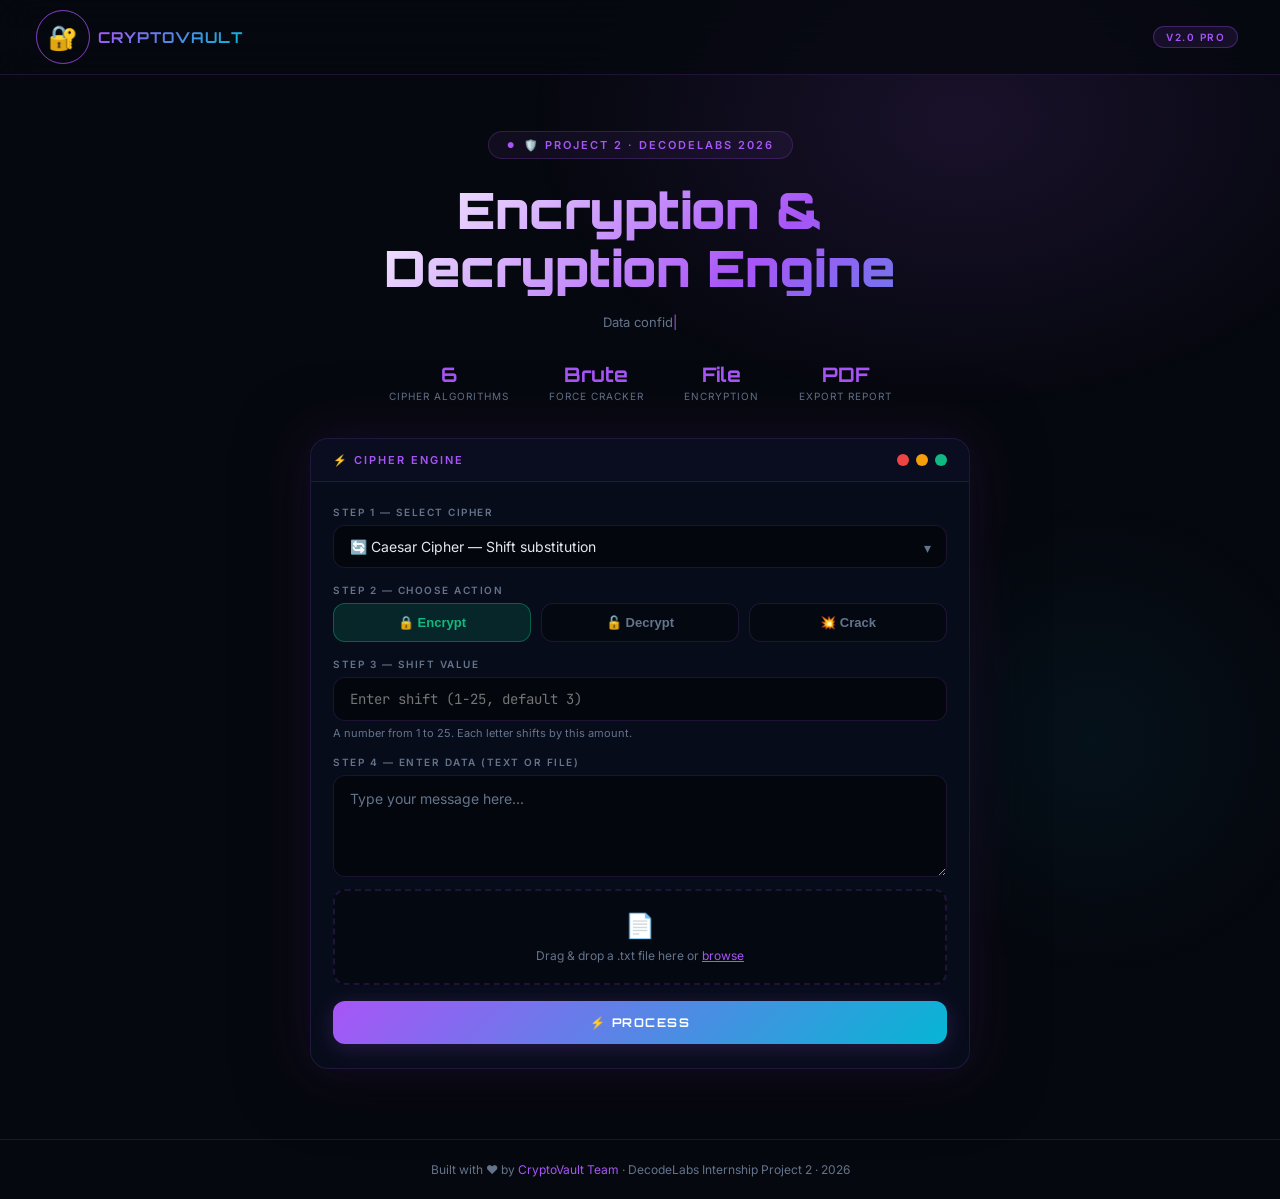
<file: DeCodeLabs - Task 2/index.html>
<!DOCTYPE html>
<html lang="en">
<head>
  <meta charset="UTF-8"/>
  <meta name="viewport" content="width=device-width,initial-scale=1.0"/>
  <title>CryptoVault — Encryption & Decryption Engine</title>
  <meta name="description" content="Professional encryption & decryption tool with Caesar, Vigenère, Atbash, ROT13, XOR, and Reverse ciphers. DecodeLabs Internship Project 2."/>
  <link href="https://fonts.googleapis.com/css2?family=Inter:wght@300;400;500;600;700;800&family=Orbitron:wght@400;700;900&family=JetBrains+Mono:wght@400;700&display=swap" rel="stylesheet"/>
  <style>
    *,*::before,*::after{box-sizing:border-box;margin:0;padding:0}
    :root{
      --bg:#06080f;--surface:rgba(8,14,28,0.92);--border:rgba(168,85,247,0.16);
      --accent:#a855f7;--accent2:#06b6d4;--green:#10b981;--yellow:#f59e0b;
      --red:#ef4444;--text:#e2e8f0;--muted:#64748b;--glow:rgba(168,85,247,0.12);
    }
    html{scroll-behavior:smooth}
    body{font-family:'Inter',sans-serif;background:var(--bg);color:var(--text);min-height:100vh;overflow-x:hidden}

    /* Matrix */
    #matrixCanvas{position:fixed;inset:0;z-index:0;opacity:.045;pointer-events:none}

    /* Ambient */
    body::before{content:'';position:fixed;top:-20%;left:40%;width:900px;height:600px;
      background:radial-gradient(ellipse,rgba(168,85,247,.12)0%,transparent 68%);z-index:0;pointer-events:none}
    body::after{content:'';position:fixed;bottom:-10%;right:-5%;width:500px;height:500px;
      background:radial-gradient(ellipse,rgba(6,182,212,.06)0%,transparent 68%);z-index:0;pointer-events:none}

    .page{position:relative;z-index:1}

    /* Nav */
    nav{display:flex;align-items:center;justify-content:space-between;padding:16px 42px;
      border-bottom:1px solid var(--border);backdrop-filter:blur(20px);background:rgba(6,8,15,.75);
      position:sticky;top:0;z-index:300}
    .nav-logo{display:flex;align-items:center;gap:14px;text-decoration:none}
    .shield-wrap{position:relative;width:42px;height:42px;display:flex;align-items:center;justify-content:center}
    .shield-ring{position:absolute;inset:-6px;border-radius:50%;border:1.5px solid rgba(168,85,247,.45);animation:ringPulse 2.4s ease-out infinite}
    .shield-ring:nth-child(2){animation-delay:1.2s}
    @keyframes ringPulse{0%{transform:scale(.65);opacity:.9}100%{transform:scale(1.6);opacity:0}}
    .shield-icon{font-size:24px;z-index:1;animation:glow 2.8s ease-in-out infinite}
    @keyframes glow{0%,100%{filter:drop-shadow(0 0 5px rgba(168,85,247,.5))}50%{filter:drop-shadow(0 0 18px rgba(168,85,247,1))}}
    .nav-text{font-family:'Orbitron',monospace;font-weight:700;font-size:15px;
      background:linear-gradient(135deg,var(--accent),var(--accent2));-webkit-background-clip:text;
      -webkit-text-fill-color:transparent;background-clip:text;letter-spacing:1px}
    .nav-badge{background:rgba(168,85,247,.1);border:1px solid rgba(168,85,247,.3);color:var(--accent);
      font-size:10px;font-weight:600;padding:4px 12px;border-radius:20px;letter-spacing:1.5px;text-transform:uppercase}

    /* Hero */
    .hero{text-align:center;padding:56px 24px 36px}
    .hero-tag{display:inline-flex;align-items:center;gap:8px;background:rgba(168,85,247,.07);
      border:1px solid rgba(168,85,247,.22);color:var(--accent);font-size:11px;font-weight:600;
      letter-spacing:2px;text-transform:uppercase;padding:6px 18px;border-radius:100px;margin-bottom:22px}
    .hero-tag::before{content:'●';font-size:8px;animation:blink 1.4s infinite}
    @keyframes blink{0%,100%{opacity:1}50%{opacity:.2}}
    h1{font-family:'Orbitron',monospace;font-size:clamp(26px,5vw,50px);font-weight:900;line-height:1.15;
      margin-bottom:18px;background:linear-gradient(135deg,#fff 25%,var(--accent)60%,var(--accent2)100%);
      -webkit-background-clip:text;-webkit-text-fill-color:transparent;background-clip:text}
    .typewriter-wrap{font-size:13px;color:var(--muted);min-height:20px;margin-bottom:28px}
    #typewriter::after{content:'|';color:var(--accent);animation:blink .75s infinite}
    .hero-stats{display:flex;justify-content:center;gap:40px;flex-wrap:wrap}
    .stat-value{font-family:'Orbitron',monospace;font-size:20px;font-weight:700;color:var(--accent)}
    .stat-label{font-size:10px;color:var(--muted);letter-spacing:1px;text-transform:uppercase;margin-top:3px}

    /* Card */
    .wrap{max-width:700px;margin:0 auto;padding:0 20px 70px}
    .card{background:var(--surface);border:1px solid var(--border);border-radius:18px;
      box-shadow:0 0 50px var(--glow),0 6px 70px rgba(0,0,0,.6);backdrop-filter:blur(24px);overflow:hidden}
    .card-head{display:flex;align-items:center;justify-content:space-between;padding:14px 22px;
      border-bottom:1px solid var(--border);background:rgba(168,85,247,.02)}
    .card-title{font-size:11px;font-weight:600;color:var(--accent);letter-spacing:2px;text-transform:uppercase}
    .dots{display:flex;gap:7px}
    .dots span{width:12px;height:12px;border-radius:50%}
    .dots span:nth-child(1){background:#ef4444}
    .dots span:nth-child(2){background:#f59e0b}
    .dots span:nth-child(3){background:#10b981}
    .card-body{padding:24px 22px}

    /* Form */
    label.lbl{display:block;font-size:10px;font-weight:600;letter-spacing:1.5px;text-transform:uppercase;
      color:var(--muted);margin-bottom:7px}
    .select-wrap{position:relative;margin-bottom:16px}
    select{width:100%;background:rgba(0,0,0,.5);border:1px solid var(--border);border-radius:12px;
      color:var(--text);font-family:'Inter',sans-serif;font-size:14px;padding:12px 16px;outline:none;
      appearance:none;cursor:pointer;transition:border-color .3s,box-shadow .3s}
    select:focus{border-color:var(--accent);box-shadow:0 0 0 3px rgba(168,85,247,.1)}
    .select-wrap::after{content:'▾';position:absolute;right:16px;top:50%;transform:translateY(-50%);
      color:var(--muted);pointer-events:none;font-size:14px}

    .action-row{display:grid;grid-template-columns:1fr 1fr 1fr;gap:10px;margin-bottom:16px}
    @media(max-width:550px){.action-row{grid-template-columns:1fr;}}
    .action-btn{padding:11px;border-radius:12px;font-size:13px;font-weight:600;cursor:pointer;
      transition:all .25s;border:1px solid var(--border);background:rgba(0,0,0,.3);color:var(--muted);
      display:flex;align-items:center;justify-content:center;gap:6px}
    .action-btn.active{color:#fff}
    .action-btn.enc.active{background:rgba(16,185,129,.15);border-color:rgba(16,185,129,.4);color:var(--green)}
    .action-btn.dec.active{background:rgba(239,68,68,.12);border-color:rgba(239,68,68,.35);color:var(--red)}
    .action-btn.brute.active{background:rgba(245,158,11,.15);border-color:rgba(245,158,11,.4);color:var(--yellow)}
    .action-btn:hover{transform:translateY(-1px)}

    #keySection{margin-bottom:16px;display:none;animation:fadeUp .3s ease}
    @keyframes fadeUp{from{opacity:0;transform:translateY(10px)}to{opacity:1;transform:translateY(0)}}
    #keyInput{width:100%;background:rgba(0,0,0,.5);border:1px solid var(--border);border-radius:12px;
      color:var(--text);font-family:'JetBrains Mono',monospace;font-size:14px;padding:12px 16px;outline:none;
      transition:border-color .3s,box-shadow .3s}
    #keyInput:focus{border-color:var(--accent);box-shadow:0 0 0 3px rgba(168,85,247,.1)}
    #keyHint{font-size:11px;color:var(--muted);margin-top:5px}

    textarea{width:100%;background:rgba(0,0,0,.5);border:1px solid var(--border);border-radius:12px;
      color:var(--text);font-family:'JetBrains Mono',monospace;font-size:14px;padding:14px 16px;
      outline:none;resize:vertical;min-height:90px;transition:border-color .3s,box-shadow .3s;margin-bottom:8px}
    textarea:focus{border-color:var(--accent);box-shadow:0 0 0 3px rgba(168,85,247,.1)}
    textarea::placeholder{color:var(--muted);font-family:'Inter',sans-serif}

    /* Drag & Drop Zone */
    .file-drop{border:2px dashed var(--border);border-radius:12px;padding:20px;text-align:center;
      background:rgba(0,0,0,.3);transition:all .3s;margin-bottom:16px;cursor:pointer}
    .file-drop.dragover{border-color:var(--accent);background:rgba(168,85,247,.1)}
    .file-drop .file-icon{font-size:24px;margin-bottom:8px;color:var(--muted)}
    .file-drop .file-text{font-size:12px;color:var(--muted)}
    .file-drop .file-name{display:none;font-size:13px;color:var(--accent);font-weight:600;margin-top:5px;word-break:break-all}
    .file-drop .remove-file{display:none;color:var(--red);font-size:11px;cursor:pointer;text-decoration:underline;margin-top:4px}

    #processBtn{width:100%;padding:14px;background:linear-gradient(135deg,var(--accent),var(--accent2));
      border:none;border-radius:12px;color:#fff;font-family:'Orbitron',monospace;font-size:12px;
      font-weight:700;letter-spacing:1.5px;cursor:pointer;transition:transform .2s,box-shadow .3s;
      box-shadow:0 4px 22px rgba(168,85,247,.2);display:flex;align-items:center;justify-content:center;gap:8px}
    #processBtn:hover{transform:translateY(-2px);box-shadow:0 8px 30px rgba(168,85,247,.3)}
    #processBtn:active{transform:translateY(0)}
    #processBtn.loading{opacity:.6;pointer-events:none}
    .spinner{width:15px;height:15px;border:2px solid rgba(255,255,255,.3);border-top-color:#fff;
      border-radius:50%;animation:spin .7s linear infinite;display:none}
    #processBtn.loading .spinner{display:block}
    #processBtn.loading .btn-label{display:none}
    @keyframes spin{to{transform:rotate(360deg)}}

    /* Result */
    #resultSection{display:none;margin-top:22px;animation:fadeUp .4s ease}
    #bruteSection{display:none;margin-top:22px;animation:fadeUp .4s ease}
    
    .result-card{background:rgba(0,0,0,.35);border:1px solid var(--border);border-radius:14px;
      overflow:hidden;margin-bottom:14px}
    .result-head{display:flex;align-items:center;justify-content:space-between;padding:12px 18px;
      border-bottom:1px solid var(--border);background:rgba(168,85,247,.03)}
    .result-tag{font-size:10px;font-weight:600;color:var(--accent);letter-spacing:2px;text-transform:uppercase}
    .copy-res{background:rgba(168,85,247,.15);border:1px solid rgba(168,85,247,.3);border-radius:8px;
      color:var(--accent);font-size:11px;font-weight:600;padding:4px 12px;cursor:pointer;transition:all .2s}
    .copy-res:hover{background:rgba(168,85,247,.28)}
    .result-body{padding:16px 18px;max-height:400px;overflow-y:auto}
    .result-text{font-family:'JetBrains Mono',monospace;font-size:14px;line-height:1.7;word-break:break-all;
      color:var(--text);user-select:all}

    /* Brute Force Rows */
    .brute-row{padding:12px;border-bottom:1px solid rgba(255,255,255,0.05);display:flex;gap:16px;align-items:flex-start}
    .brute-row:last-child{border-bottom:none}
    .brute-row.likely{background:rgba(16,185,129,.1);border:1px solid rgba(16,185,129,.3);border-radius:8px;margin-bottom:8px}
    .brute-shift{min-width:70px;font-size:12px;color:var(--yellow);font-weight:600}
    .brute-text{font-family:'JetBrains Mono',monospace;font-size:13px;color:var(--text);word-break:break-word}
    .brute-badge{display:inline-block;background:rgba(16,185,129,.2);color:var(--green);font-size:9px;padding:2px 6px;border-radius:4px;margin-left:8px;vertical-align:middle}

    /* Verification */
    .verify-box{display:flex;align-items:center;gap:10px;padding:12px 16px;border-radius:12px;
      margin-bottom:14px;font-size:13px;font-weight:600}
    .verify-box.pass{background:rgba(16,185,129,.07);border:1px solid rgba(16,185,129,.25);color:var(--green)}
    .verify-box.fail{background:rgba(239,68,68,.07);border:1px solid rgba(239,68,68,.25);color:var(--red)}

    /* Stats grid */
    .stats-grid{display:grid;grid-template-columns:repeat(4,1fr);gap:10px;margin-bottom:14px}
    @media(max-width:550px){.stats-grid{grid-template-columns:1fr 1fr}}
    .scard{background:rgba(0,0,0,.3);border:1px solid var(--border);border-radius:10px;padding:12px;text-align:center}
    .scard-val{font-family:'Orbitron',monospace;font-size:18px;font-weight:700;color:var(--accent)}
    .scard-lbl{font-size:9px;color:var(--muted);letter-spacing:1px;text-transform:uppercase;margin-top:3px}

    /* How it works visual */
    .how-row{display:flex;align-items:center;gap:8px;padding:14px 16px;background:rgba(168,85,247,.04);
      border:1px solid var(--border);border-radius:12px;margin-bottom:14px;flex-wrap:wrap;justify-content:center}
    .how-box{background:rgba(0,0,0,.4);border:1px solid var(--border);border-radius:8px;padding:8px 14px;
      font-family:'JetBrains Mono',monospace;font-size:12px;max-width:180px;text-align:center;
      word-break:break-all;overflow:hidden;text-overflow:ellipsis;white-space:nowrap}
    .how-box.input-box{border-color:rgba(16,185,129,.3);color:var(--green)}
    .how-box.output-box{border-color:rgba(239,68,68,.3);color:var(--red)}
    .how-arrow{font-size:18px;color:var(--accent);flex-shrink:0}
    .how-label{font-size:10px;color:var(--muted);text-align:center;letter-spacing:1px;text-transform:uppercase}

    /* Export & Download */
    .export-grid{display:grid;grid-template-columns:1fr 1fr;gap:10px;margin-top:4px}
    @media(max-width:550px){.export-grid{grid-template-columns:1fr}}
    
    .btn-outline{padding:13px;background:linear-gradient(135deg,rgba(168,85,247,.08),rgba(6,182,212,.08));
      border:1px solid rgba(168,85,247,.28);border-radius:12px;color:var(--accent);font-family:'Orbitron',monospace;
      font-size:11px;font-weight:700;letter-spacing:1.5px;cursor:pointer;transition:all .25s;text-align:center;width:100%}
    .btn-outline:hover{background:linear-gradient(135deg,rgba(168,85,247,.15),rgba(6,182,212,.15));
      border-color:var(--accent);box-shadow:0 0 22px rgba(168,85,247,.14)}

    /* Footer */
    footer{text-align:center;padding:22px 24px;border-top:1px solid var(--border);color:var(--muted);
      font-size:12px;position:relative;z-index:1}
    footer span{color:var(--accent)}

    ::-webkit-scrollbar{width:5px}
    ::-webkit-scrollbar-track{background:var(--bg)}
    ::-webkit-scrollbar-thumb{background:rgba(168,85,247,.18);border-radius:99px}
  </style>
</head>
<body>
<canvas id="matrixCanvas"></canvas>

<div class="page">
  <nav>
    <div class="nav-logo">
      <div class="shield-wrap">
        <div class="shield-ring"></div>
        <div class="shield-ring"></div>
        <div class="shield-icon">🔐</div>
      </div>
      <span class="nav-text">CRYPTOVAULT</span>
    </div>
    <span class="nav-badge">v2.0 PRO</span>
  </nav>

  <section class="hero">
    <div class="hero-tag">🛡️ Project 2 · DecodeLabs 2026</div>
    <h1>Encryption &amp;<br/>Decryption Engine</h1>
    <p class="typewriter-wrap"><span id="typewriter"></span></p>
    <div class="hero-stats">
      <div class="stat"><div class="stat-value">6</div><div class="stat-label">Cipher Algorithms</div></div>
      <div class="stat"><div class="stat-value">Brute</div><div class="stat-label">Force Cracker</div></div>
      <div class="stat"><div class="stat-value">File</div><div class="stat-label">Encryption</div></div>
      <div class="stat"><div class="stat-value">PDF</div><div class="stat-label">Export Report</div></div>
    </div>
  </section>

  <section class="wrap">
    <div class="card">
      <div class="card-head">
        <span class="card-title">⚡ Cipher Engine</span>
        <div class="dots"><span></span><span></span><span></span></div>
      </div>
      <div class="card-body">

        <!-- Step 1: Cipher -->
        <label class="lbl" for="cipherSelect">Step 1 — Select Cipher</label>
        <div class="select-wrap">
          <select id="cipherSelect">
            <option value="caesar">🔄 Caesar Cipher — Shift substitution</option>
            <option value="vigenere">🔑 Vigenère Cipher — Keyword polyalphabetic</option>
            <option value="atbash">🪞 Atbash Cipher — Mirror alphabet</option>
            <option value="rot13">🔃 ROT13 — Fixed shift-13</option>
            <option value="xor">⊕ XOR Cipher — Bitwise XOR</option>
            <option value="reverse">↩️ Reverse Cipher — String reversal</option>
          </select>
        </div>

        <!-- Step 2: Action -->
        <label class="lbl">Step 2 — Choose Action</label>
        <div class="action-row">
          <button class="action-btn enc active" id="encBtn" onclick="setAction('encrypt')">🔒 Encrypt</button>
          <button class="action-btn dec" id="decBtn" onclick="setAction('decrypt')">🔓 Decrypt</button>
          <button class="action-btn brute" id="bruteBtn" onclick="setAction('brute')" title="Crack unknown Caesar ciphers">💥 Crack</button>
        </div>

        <!-- Step 3: Key -->
        <div id="keySection">
          <label class="lbl" for="keyInput" id="keyLabel">Step 3 — Enter Key</label>
          <input type="text" id="keyInput" placeholder="Enter key..."/>
          <div id="keyHint"></div>
        </div>

        <!-- Step 4: Message or File -->
        <label class="lbl" for="messageInput" id="msgLabel">Step 3 — Enter Data (Text or File)</label>
        <textarea id="messageInput" placeholder="Type your message here..." rows="4"></textarea>

        <!-- Drag and drop -->
        <div class="file-drop" id="fileDrop">
          <div class="file-icon">📄</div>
          <div class="file-text">Drag & drop a .txt file here or <span style="color:var(--accent);text-decoration:underline;cursor:pointer" onclick="document.getElementById('fileInput').click()">browse</span></div>
          <div class="file-name" id="fileName"></div>
          <div class="remove-file" id="removeFile">Remove File</div>
          <input type="file" id="fileInput" accept=".txt,.csv,.md" style="display:none">
        </div>

        <!-- Process -->
        <button id="processBtn">
          <div class="spinner"></div>
          <span class="btn-label" id="processBtnLabel">⚡ PROCESS</span>
        </button>

        <!-- Result (Encrypt/Decrypt) -->
        <div id="resultSection">
          <!-- Visual Flow -->
          <div class="how-row" id="howRow">
            <div>
              <div class="how-box input-box" id="howInput">—</div>
              <div class="how-label">Input</div>
            </div>
            <div class="how-arrow">➜</div>
            <div>
              <div class="how-box" id="howCipher" style="color:var(--accent);border-color:rgba(168,85,247,.3)">—</div>
              <div class="how-label">Cipher</div>
            </div>
            <div class="how-arrow">➜</div>
            <div>
              <div class="how-box output-box" id="howOutput">—</div>
              <div class="how-label">Output</div>
            </div>
          </div>

          <!-- Output Card -->
          <div class="result-card">
            <div class="result-head">
              <span class="result-tag" id="outputLabel">🔒 ENCRYPTED OUTPUT</span>
              <button class="copy-res" id="copyResult">📋 Copy</button>
            </div>
            <div class="result-body">
              <div class="result-text" id="outputText"></div>
            </div>
          </div>

          <!-- Verification -->
          <div class="verify-box pass" id="verifyBox">
            <span>🔄</span>
            <span id="verifyText">Round-trip verification: PASSED ✅</span>
          </div>

          <!-- Stats -->
          <div class="stats-grid">
            <div class="scard"><div class="scard-val" id="statInLen">0</div><div class="scard-lbl">Input Length</div></div>
            <div class="scard"><div class="scard-val" id="statOutLen">0</div><div class="scard-lbl">Output Length</div></div>
            <div class="scard"><div class="scard-val" id="statUniqIn">0</div><div class="scard-lbl">Unique Input</div></div>
            <div class="scard"><div class="scard-val" id="statUniqOut">0</div><div class="scard-lbl">Unique Output</div></div>
          </div>

          <!-- Export Grid -->
          <div class="export-grid">
            <button class="btn-outline" id="exportBtn">📄 EXPORT PDF</button>
            <button class="btn-outline" id="downloadBtn" style="display:none">💾 DOWNLOAD FILE</button>
          </div>
        </div>

        <!-- Brute Force Results -->
        <div id="bruteSection">
          <div class="result-card">
            <div class="result-head">
              <span class="result-tag">💥 BRUTE-FORCE CRACKER RESULTS</span>
            </div>
            <div class="result-body" id="bruteResults">
              <!-- Dynamically populated -->
            </div>
          </div>
        </div>

      </div>
    </div>
  </section>

  <footer>Built with ❤️ by <span>CryptoVault Team</span> · DecodeLabs Internship Project 2 · 2026</footer>
</div>

<script>
/* ── Matrix Rain ─────────────────────────────────── */
(function(){
  const cv=document.getElementById('matrixCanvas'),cx=cv.getContext('2d');
  const CH='ABCDEFGHIJKLMNOPQRSTUVWXYZ0123456789⊕∧∨¬⊗';
  let cols,drops;
  function rsz(){cv.width=innerWidth;cv.height=innerHeight;cols=Math.floor(innerWidth/18);
    drops=Array.from({length:cols},()=>Math.random()*-60)}
  function draw(){cx.fillStyle='rgba(6,8,15,.07)';cx.fillRect(0,0,cv.width,cv.height);
    cx.fillStyle='#a855f7';cx.font='13px monospace';
    for(let i=0;i<cols;i++){const c=CH[~~(Math.random()*CH.length)];
      cx.fillText(c,i*18,drops[i]*18);if(drops[i]*18>cv.height&&Math.random()>.97)drops[i]=0;drops[i]++}}
  rsz();addEventListener('resize',rsz);setInterval(draw,55)
})();

/* ── Typewriter ──────────────────────────────────── */
(function(){
  const el=document.getElementById('typewriter');
  const lines=['Data confidentiality through mathematical precision.','6 cipher algorithms + Brute Force Cracker.','Encrypt files seamlessly with Drag & Drop.','Proving you can protect information in transit.'];
  let li=0,ci=0,del=false;
  function tick(){const line=lines[li];
    if(!del){el.textContent=line.slice(0,++ci);if(ci===line.length){del=true;setTimeout(tick,2200);return}}
    else{el.textContent=line.slice(0,--ci);if(ci===0){del=false;li=(li+1)%lines.length;setTimeout(tick,400);return}}
    setTimeout(tick,del?28:50)}
  setTimeout(tick,1000)
})();

/* ── Cipher Engines ──────────────────────────────── */
const Ciphers={
  caesar:{
    name:'Caesar Cipher',
    needsKey:true,keyLabel:'Shift Value',keyPlaceholder:'Enter shift (1-25, default 3)',keyHint:'A number from 1 to 25. Each letter shifts by this amount.',
    parseKey:v=>{const n=parseInt(v)||3;return Math.max(1,Math.min(25,n))},
    encrypt:(t,k)=>[...t].map(c=>{if(!c.match(/[a-zA-Z]/))return c;const b=c<='Z'&&c>='A'?65:97;return String.fromCharCode((c.charCodeAt(0)-b+k)%26+b)}).join(''),
    decrypt:(t,k)=>[...t].map(c=>{if(!c.match(/[a-zA-Z]/))return c;const b=c<='Z'&&c>='A'?65:97;return String.fromCharCode((c.charCodeAt(0)-b-k+26)%26+b)}).join('')
  },
  vigenere:{
    name:'Vigenère Cipher',
    needsKey:true,keyLabel:'Keyword',keyPlaceholder:'Enter keyword (letters only, default SECURITY)',keyHint:'A word using only letters. Each letter determines a different shift.',
    parseKey:v=>{const s=(v||'SECURITY').replace(/[^a-zA-Z]/g,'').toUpperCase();return s||'SECURITY'},
    encrypt:(t,k)=>{let ki=0;return[...t].map(c=>{if(!c.match(/[a-zA-Z]/))return c;const b=c<='Z'&&c>='A'?65:97;const s=k.charCodeAt(ki%k.length)-65;ki++;return String.fromCharCode((c.charCodeAt(0)-b+s)%26+b)}).join('')},
    decrypt:(t,k)=>{let ki=0;return[...t].map(c=>{if(!c.match(/[a-zA-Z]/))return c;const b=c<='Z'&&c>='A'?65:97;const s=k.charCodeAt(ki%k.length)-65;ki++;return String.fromCharCode((c.charCodeAt(0)-b-s+26)%26+b)}).join('')}
  },
  atbash:{
    name:'Atbash Cipher',needsKey:false,
    encrypt:t=>[...t].map(c=>{if(!c.match(/[a-zA-Z]/))return c;const b=c<='Z'&&c>='A'?65:97;return String.fromCharCode(b+25-(c.charCodeAt(0)-b))}).join(''),
    decrypt:t=>Ciphers.atbash.encrypt(t)
  },
  rot13:{
    name:'ROT13',needsKey:false,
    encrypt:t=>Ciphers.caesar.encrypt(t,13),
    decrypt:t=>Ciphers.caesar.encrypt(t,13)
  },
  xor:{
    name:'XOR Cipher',
    needsKey:true,keyLabel:'XOR Key Byte',keyPlaceholder:'Enter key (1-255, default 42)',keyHint:'A number from 1 to 255. Each character is XORed with this value.',
    parseKey:v=>{const n=parseInt(v)||42;return Math.max(1,Math.min(255,n))},
    encrypt:(t,k)=>[...t].map(c=>String.fromCharCode(c.charCodeAt(0)^k)).join(''),
    decrypt:(t,k)=>Ciphers.xor.encrypt(t,k)
  },
  reverse:{
    name:'Reverse Cipher',needsKey:false,
    encrypt:t=>[...t].reverse().join(''),
    decrypt:t=>[...t].reverse().join('')
  }
};

/* Dictionary for Brute Force (Common English words) */
const dict = new Set(["the","be","to","of","and","a","in","that","have","I","it","for","not","on","with","he","as","you","do","at","this","but","his","by","from","they","we","say","her","she","or","an","will","my","one","all","would","there","their","what","so","up","out","if","about","who","get","which","go","me","when","make","can","like","time","no","just","him","know","take","people","into","year","your","good","some","could","them","see","other","than","then","now","look","only","come","its","over","think","also","back","after","use","two","how","our","work","first","well","way","even","new","want","because","any","these","give","day","most","us","hello","security","password","encryption","decryption","hacker","cyber"]);

function scoreEnglish(text) {
  const words = text.toLowerCase().replace(/[^a-z\s]/g, '').split(/\s+/);
  let score = 0;
  for(let w of words){
    if(dict.has(w)) score++;
  }
  return score;
}


/* ── DOM & State ─────────────────────────────────── */
const $=id=>document.getElementById(id);
let currentAction='encrypt';
let lastResult=null;
let fileContent=null;
let fileNameStr='';

function setAction(a){
  currentAction=a;
  $('encBtn').classList.toggle('active',a==='encrypt');
  $('decBtn').classList.toggle('active',a==='decrypt');
  $('bruteBtn').classList.toggle('active',a==='brute');
  
  if(a === 'brute') {
    $('processBtnLabel').textContent = '💥 CRACK CIPHER';
    // Force Caesar if brute force is selected
    if($('cipherSelect').value !== 'caesar') {
      $('cipherSelect').value = 'caesar';
      updateKeySection();
    }
  } else {
    $('processBtnLabel').textContent = '⚡ PROCESS';
  }

  let stepLabel = ($('keySection').style.display!=='none'?'Step 4':'Step 3') + ' — Enter Data (Text or File)';
  $('msgLabel').textContent = stepLabel;
  
  if(a==='encrypt') $('messageInput').placeholder='Type your plaintext here...';
  else if(a==='decrypt') $('messageInput').placeholder='Paste the ciphertext here...';
  else $('messageInput').placeholder='Paste the unknown Caesar ciphertext here...';
}

$('cipherSelect').addEventListener('change', (e) => {
  if(currentAction === 'brute' && e.target.value !== 'caesar') {
    alert("Brute Force Cracker only supports the Caesar Cipher in this version.");
    e.target.value = 'caesar';
  }
  updateKeySection();
});

function updateKeySection(){
  const cipher=Ciphers[$('cipherSelect').value];
  // Hide key section if brute forcing
  if(cipher.needsKey && currentAction !== 'brute'){
    $('keySection').style.display='block';
    $('keyLabel').textContent='Step 3 — '+cipher.keyLabel;
    $('keyInput').placeholder=cipher.keyPlaceholder;
    $('keyHint').textContent=cipher.keyHint;
    $('msgLabel').textContent='Step 4 — Enter Data (Text or File)';
  }else{
    $('keySection').style.display='none';
    $('msgLabel').textContent='Step 3 — Enter Data (Text or File)';
  }
}
updateKeySection();

/* ── File Drag & Drop ────────────────────────────── */
const dropZone = $('fileDrop');
const fileInput = $('fileInput');

dropZone.addEventListener('dragover', (e) => {
  e.preventDefault();
  dropZone.classList.add('dragover');
});
dropZone.addEventListener('dragleave', (e) => {
  e.preventDefault();
  dropZone.classList.remove('dragover');
});
dropZone.addEventListener('drop', (e) => {
  e.preventDefault();
  dropZone.classList.remove('dragover');
  if(e.dataTransfer.files.length) {
    handleFile(e.dataTransfer.files[0]);
  }
});
fileInput.addEventListener('change', (e) => {
  if(e.target.files.length) handleFile(e.target.files[0]);
});

function handleFile(file) {
  fileNameStr = file.name;
  $('fileName').textContent = fileNameStr;
  $('fileName').style.display = 'block';
  $('removeFile').style.display = 'inline-block';
  document.querySelector('.file-text').style.display = 'none';
  
  const reader = new FileReader();
  reader.onload = (e) => {
    fileContent = e.target.result;
    $('messageInput').value = "📄 [File loaded: " + fileNameStr + "]\nWill process file instead of text box.";
    $('messageInput').disabled = true;
  };
  reader.readAsText(file);
}

$('removeFile').addEventListener('click', (e) => {
  e.stopPropagation();
  fileContent = null;
  fileNameStr = '';
  $('fileName').style.display = 'none';
  $('removeFile').style.display = 'none';
  document.querySelector('.file-text').style.display = 'block';
  $('messageInput').value = '';
  $('messageInput').disabled = false;
  fileInput.value = '';
});


/* ── Process ─────────────────────────────────────── */
$('processBtn').addEventListener('click',async()=>{
  const msg = fileContent !== null ? fileContent : $('messageInput').value;
  if(!msg.trim()){$('messageInput').focus();return}
  
  $('processBtn').classList.add('loading');
  await new Promise(r=>setTimeout(r,800));
  $('processBtn').classList.remove('loading');

  const cipherKey=$('cipherSelect').value;
  const cipher=Ciphers[cipherKey];

  if(currentAction === 'brute') {
    // Run Brute Force
    $('resultSection').style.display='none';
    const bRes = $('bruteResults');
    bRes.innerHTML = '';
    
    let bestScore = -1;
    let bestShift = 1;
    let results = [];

    for(let shift=1; shift<=25; shift++) {
      const dec = cipher.decrypt(msg, shift);
      const score = scoreEnglish(dec);
      results.push({shift, text: dec, score});
      if(score > bestScore) {
        bestScore = score;
        bestShift = shift;
      }
    }

    results.forEach(r => {
      const isLikely = r.shift === bestShift && bestScore > 0;
      const row = document.createElement('div');
      row.className = 'brute-row' + (isLikely ? ' likely' : '');
      
      const snippet = r.text.length > 80 ? r.text.substring(0,80) + '...' : r.text;
      
      row.innerHTML = `
        <div class="brute-shift">Shift ${r.shift}</div>
        <div class="brute-text">${snippet.replace(/</g,'&lt;')} ${isLikely ? '<span class="brute-badge">Most Likely Match ⭐</span>' : ''}</div>
      `;
      bRes.appendChild(row);
    });

    $('bruteSection').style.display='block';
    $('bruteSection').scrollIntoView({behavior:'smooth',block:'start'});
    return;
  }

  // Normal Encrypt/Decrypt
  $('bruteSection').style.display='none';
  
  let key=undefined;
  if(cipher.needsKey) key=cipher.parseKey($('keyInput').value);

  const output=currentAction==='encrypt'?cipher.encrypt(msg,key):cipher.decrypt(msg,key);

  // Verify round-trip
  const roundTrip=currentAction==='encrypt'?cipher.decrypt(output,key):cipher.encrypt(output,key);
  const verified=roundTrip===msg;

  lastResult={cipherName:cipher.name,cipherKey:cipherKey,action:currentAction,input:msg,output,key,verified,
    inLen:msg.length,outLen:output.length,uniqIn:new Set(msg).size,uniqOut:new Set(output).size, isFile: fileContent !== null};

  // Visual flow
  const dispMsg = msg.length>18?msg.slice(0,18)+'…':msg;
  const dispOut = output.length>18?output.slice(0,18)+'…':output;
  $('howInput').textContent = fileContent ? '[File Content]' : dispMsg;
  $('howCipher').textContent=cipher.name;
  $('howOutput').textContent= fileContent ? '[Encrypted File]' : dispOut;

  // Output
  $('outputLabel').textContent=currentAction==='encrypt'?'🔒 ENCRYPTED OUTPUT':'🔓 DECRYPTED OUTPUT';
  $('outputText').textContent=output;

  // Verify
  $('verifyBox').className='verify-box '+(verified?'pass':'fail');
  $('verifyText').textContent='Round-trip verification: '+(verified?'PASSED ✅':'FAILED ❌');

  // Stats
  $('statInLen').textContent=msg.length;
  $('statOutLen').textContent=output.length;
  $('statUniqIn').textContent=new Set(msg).size;
  $('statUniqOut').textContent=new Set(output).size;

  if(fileContent !== null) {
    $('downloadBtn').style.display = 'block';
  } else {
    $('downloadBtn').style.display = 'none';
  }

  $('resultSection').style.display='block';
  $('resultSection').scrollIntoView({behavior:'smooth',block:'start'});
});

/* Copy */
$('copyResult').addEventListener('click',async()=>{
  try{await navigator.clipboard.writeText($('outputText').textContent);$('copyResult').textContent='✅ Copied!';
    setTimeout(()=>$('copyResult').textContent='📋 Copy',2000)}catch(e){}
});

/* Download File */
$('downloadBtn').addEventListener('click', () => {
  if(!lastResult || !lastResult.isFile) return;
  const blob = new Blob([lastResult.output], {type: "text/plain"});
  const url = URL.createObjectURL(blob);
  const a = document.createElement('a');
  a.href = url;
  
  let newName = fileNameStr;
  if(lastResult.action === 'encrypt') {
    newName = newName.replace('.txt', '') + '_encrypted.txt';
  } else {
    newName = newName.replace('_encrypted', '') + '_decrypted.txt';
  }
  
  a.download = newName;
  document.body.appendChild(a);
  a.click();
  document.body.removeChild(a);
  URL.revokeObjectURL(url);
});

/* Export PDF */
$('exportBtn').addEventListener('click',()=>{
  if(!lastResult)return;
  const r=lastResult;
  const now=new Date().toLocaleString('en-IN',{timeZone:'Asia/Kolkata'});
  const scColor=r.verified?'#166534':'#dc2626';
  const scBg=r.verified?'#dcfce7':'#fee2e2';
  const keyStr=r.key!==undefined?String(r.key):'N/A (self-inverse)';

  let printInput = r.input.length > 500 ? r.input.substring(0,500) + '... [TRUNCATED FOR PDF]' : r.input;
  let printOutput = r.output.length > 500 ? r.output.substring(0,500) + '... [TRUNCATED FOR PDF]' : r.output;

  const win=window.open('','_blank');
  win.document.write(`<!DOCTYPE html><html><head>
<title>CryptoVault – Encryption Report</title>
<style>
  body{font-family:Arial,sans-serif;padding:48px;max-width:700px;margin:0 auto;color:#1e293b;font-size:14px}
  .logo{display:flex;align-items:center;gap:12px;margin-bottom:6px}
  .logo h1{font-size:22px;color:#7c3aed;margin:0}
  .sub{color:#64748b;font-size:12px;margin-bottom:20px}
  .badge{display:inline-block;padding:5px 16px;border-radius:99px;font-weight:700;font-size:12px;margin-bottom:20px;
    background:${scBg};color:${scColor}}
  hr{border:none;border-top:1px solid #e2e8f0;margin:20px 0}
  .grid{display:grid;grid-template-columns:1fr 1fr;gap:12px;margin-bottom:20px}
  .metric{background:#f8fafc;border:1px solid #e2e8f0;border-radius:10px;padding:13px}
  .ml{font-size:10px;color:#94a3b8;text-transform:uppercase;letter-spacing:1px;margin-bottom:5px}
  .mv{font-size:15px;font-weight:700;color:#1e293b}
  h3{font-size:14px;color:#334155;margin:18px 0 10px;text-transform:uppercase;letter-spacing:1px}
  .box{background:#f8fafc;border:1px solid #e2e8f0;border-radius:10px;padding:16px;margin-bottom:16px;
    font-family:'Courier New',monospace;font-size:13px;word-break:break-all;line-height:1.6}
  .lbl{font-size:11px;color:#94a3b8;text-transform:uppercase;letter-spacing:1px;margin-bottom:6px}
  .verify{padding:12px 16px;border-radius:10px;font-weight:700;font-size:13px;margin-bottom:16px;
    background:${scBg};color:${scColor}}
  .footer{font-size:11px;color:#94a3b8;text-align:center;margin-top:36px;padding-top:16px;border-top:1px solid #e2e8f0}
</style></head><body>
<div class="logo"><span style="font-size:28px">🔐</span><h1>CRYPTOVAULT</h1></div>
<div class="sub">Encryption & Decryption Report · ${now}</div>
<div class="badge">${r.action==='encrypt'?'🔒 ENCRYPTION':'🔓 DECRYPTION'} · ${r.verified?'VERIFIED ✅':'UNVERIFIED ❌'}</div>
<hr/>
<div class="grid">
  <div class="metric"><div class="ml">Cipher Used</div><div class="mv">${r.cipherName}</div></div>
  <div class="metric"><div class="ml">Key / Shift</div><div class="mv">${keyStr}</div></div>
  <div class="metric"><div class="ml">Input Length</div><div class="mv">${r.inLen} chars</div></div>
  <div class="metric"><div class="ml">Output Source</div><div class="mv">${r.isFile ? 'Text File (.txt)' : 'Manual Text Input'}</div></div>
</div>
<hr/>
<h3>${r.action==='encrypt'?'📝 Original Plaintext':'🔒 Encrypted Input'}</h3>
<div class="box">${printInput.replace(/</g,'&lt;')}</div>
<h3>${r.action==='encrypt'?'🔒 Encrypted Output':'🔓 Decrypted Output'}</h3>
<div class="box">${printOutput.replace(/</g,'&lt;')}</div>
<div class="verify">🔄 Round-trip Verification: ${r.verified?'PASSED ✅':'FAILED ❌'}</div>
<div class="grid">
  <div class="metric"><div class="ml">Unique Input Chars</div><div class="mv">${r.uniqIn}</div></div>
  <div class="metric"><div class="ml">Unique Output Chars</div><div class="mv">${r.uniqOut}</div></div>
</div>
<div class="footer">CryptoVault v2.0 PRO · DecodeLabs Internship Project 2 · 2026<br/>This report was auto-generated for educational purposes.</div>
</body></html>`);
  win.document.close();
  setTimeout(()=>win.print(),700);
});
</script>
</body>
</html>
</file>
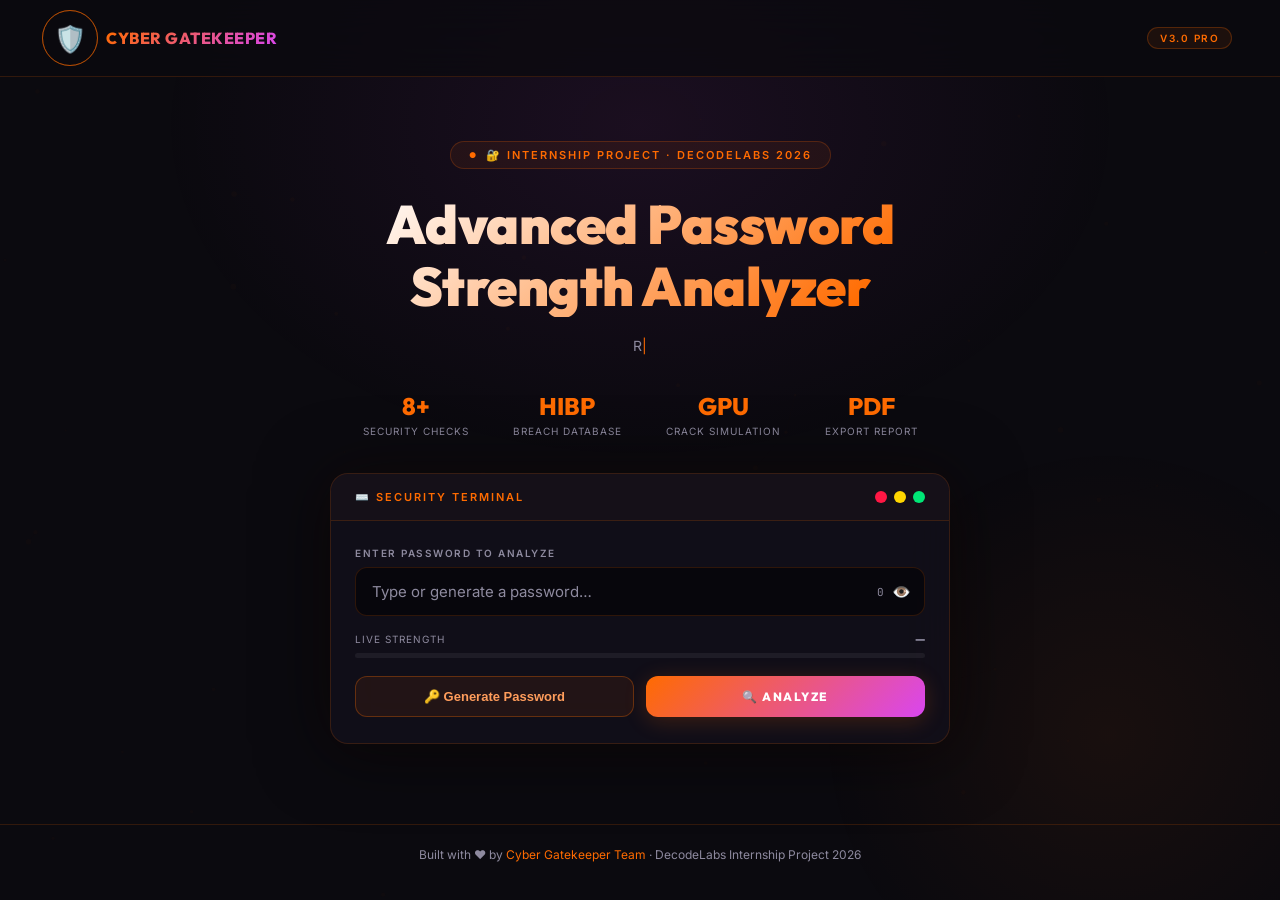
<file: DeCodeLabs - Task 1/Website/index.html>
<!DOCTYPE html>
<html lang="en">
<head>
  <meta charset="UTF-8" />
  <meta name="viewport" content="width=device-width, initial-scale=1.0" />
  <title>Cyber Gatekeeper — Advanced Password Strength Analyzer</title>
  <meta name="description" content="Professional cybersecurity password analyzer with real-time entropy, crack time estimation, HaveIBeenPwned breach check, and PDF export." />
  <link href="https://fonts.googleapis.com/css2?family=Inter:wght@300;400;500;600;700;800&family=Outfit:wght@400;600;800;900&family=JetBrains+Mono:wght@400;700&display=swap" rel="stylesheet" />
  <link rel="stylesheet" href="style.css" />
</head>
<body>
<canvas id="cyber-canvas"></canvas>

<div class="page">

  <!-- ─── NAV ─────────────────────────────────────────── -->
  <nav>
    <div class="nav-logo">
      <div class="shield-wrap">
        <div class="shield-ring"></div>
        <div class="shield-ring"></div>
        <div class="shield-icon">🛡️</div>
      </div>
      <span class="nav-logo-text">CYBER GATEKEEPER</span>
    </div>
    <span class="nav-badge">v3.0 PRO</span>
  </nav>

  <!-- ─── HERO ─────────────────────────────────────────── -->
  <section class="hero">
    <div class="hero-tag">🔐 Internship Project · DecodeLabs 2026</div>
    <h1>Advanced Password<br/>Strength Analyzer</h1>
    <p class="typewriter-wrap"><span id="typewriter"></span></p>
    <div class="hero-stats">
      <div class="stat"><div class="stat-value">8+</div><div class="stat-label">Security Checks</div></div>
      <div class="stat"><div class="stat-value">HIBP</div><div class="stat-label">Breach Database</div></div>
      <div class="stat"><div class="stat-value">GPU</div><div class="stat-label">Crack Simulation</div></div>
      <div class="stat"><div class="stat-value">PDF</div><div class="stat-label">Export Report</div></div>
    </div>
  </section>

  <!-- ─── CARD ─────────────────────────────────────────── -->
  <section class="analyzer-wrapper">
    <div class="card">
      <div class="card-header">
        <span class="card-title">⌨️ Security Terminal</span>
        <div class="card-dots"><span></span><span></span><span></span></div>
      </div>
      <div class="card-body">
        <label class="input-label" for="pwdInput">Enter Password to Analyze</label>
        <div class="input-wrap">
          <input type="password" id="pwdInput" placeholder="Type or generate a password…" autocomplete="off" />
          <div class="input-actions">
            <span id="charCount">0</span>
            <button id="togglePwd" title="Toggle visibility">👁️</button>
          </div>
        </div>

        <div class="strength-header">
          <span class="strength-label">Live Strength</span>
          <span id="strengthText">—</span>
        </div>
        <div class="strength-bar-bg"><div id="strengthBar"></div></div>

        <div class="btn-row">
          <button class="btn-gen" id="generateBtn">🔑 Generate Password</button>
          <button id="analyzeBtn">
            <div class="spinner"></div>
            <span class="btn-text">🔍 ANALYZE</span>
          </button>
        </div>

        <div id="genBar">
          <span id="genPwdText"></span>
          <button id="copyBtn">📋 Copy</button>
        </div>
      </div>
    </div>
  </section>

  <footer>Built with ❤️ by <span>Cyber Gatekeeper Team</span> · DecodeLabs Internship Project 2026</footer>
</div>

<!-- ─── MODAL ────────────────────────────────────────────── -->
<div id="modalOverlay">
  <div id="modal">
    <div class="modal-head">
      <span class="modal-title">🔐 SECURITY REPORT</span>
      <button id="closeModal">✕ Close</button>
    </div>
    <div class="modal-body">

      <!-- Donut + Side Cards -->
      <div class="top-row">
        <div class="donut-wrap">
          <svg viewBox="0 0 120 120">
            <circle class="donut-track" cx="60" cy="60" r="52"/>
            <circle id="scoreRing"      cx="60" cy="60" r="52"/>
          </svg>
          <div class="donut-center">
            <span id="scoreCounter">0</span>
            <small>/100</small>
          </div>
        </div>
        <div class="side-cards">
          <div class="mcard">
            <div class="mcard-lbl">💪 Strength Level</div>
            <div class="mcard-val" id="strengthLbl">—</div>
          </div>
          <div class="mcard">
            <div class="mcard-lbl">⏱️ Crack Time (GPU)</div>
            <div class="mcard-val cv-cyan" id="crackVal">—</div>
          </div>
          <div class="mcard">
            <div class="mcard-lbl">🌐 HaveIBeenPwned</div>
            <div id="hibpVal">
              <div class="hibp-loading"><div class="hibp-spin"></div>Checking breach database…</div>
            </div>
          </div>
        </div>
      </div>

      <!-- Entropy + Diversity -->
      <div class="sec-title">Entropy &amp; Diversity</div>
      <div class="bar-block">
        <div class="bar-row"><span>Shannon Entropy</span><span id="entropyTxt">— bits</span></div>
        <div class="bar-bg"><div class="bar-fill" id="entropyFill" style="width:0%"></div></div>
        <div class="bar-row"><span>Character Diversity</span><span id="diversityTxt">—%</span></div>
        <div class="bar-bg"><div class="bar-fill" id="diversityFill" style="width:0%"></div></div>
      </div>

      <!-- Checks -->
      <div class="sec-title">Security Checks</div>
      <div class="checks-grid" id="checksGrid"></div>

      <!-- Recommendations -->
      <div class="sec-title">Recommendations</div>
      <div class="recs" id="recsDiv"></div>

      <!-- Export -->
      <button id="exportBtn">📄 EXPORT PDF REPORT</button>
    </div>
  </div>
</div>

<script src="script.js"></script>
</body>
</html>
</file>
<file: DeCodeLabs - Task 1/Website/style.css>
/* ── Reset & Variables ────────────────────────────────── */
*, *::before, *::after { box-sizing: border-box; margin: 0; padding: 0; }
:root {
  --bg:      #0b0a0f;
  --surface: rgba(18, 16, 27, 0.85);
  --border:  rgba(255, 107, 0, 0.16);
  --accent:  #ff6b00;    /* Neon Orange */
  --purple:  #d946ef;    /* Fuchsia */
  --green:   #00e676;    /* Neon Green */
  --yellow:  #ffd600;    /* Cyber Gold */
  --red:     #ff1744;    /* Crimson Red */
  --text:    #f3f1f6;
  --muted:   #8e8a9f;
}
html { scroll-behavior: smooth; }
body {
  font-family: 'Inter', sans-serif;
  background: var(--bg);
  color: var(--text);
  min-height: 100vh;
  overflow-x: hidden;
}

/* ── Cyber Canvas ──────────────────────────────────────── */
#cyber-canvas {
  position: fixed; top: 0; left: 0;
  width: 100%; height: 100%;
  z-index: 0; opacity: 0.08;
  pointer-events: none;
}

/* ── Ambient Glows ─────────────────────────────────────── */
body::before {
  content: '';
  position: fixed; top: -25%; left: 50%; transform: translateX(-50%);
  width: 1000px; height: 700px;
  background: radial-gradient(ellipse, rgba(217,70,239,0.08) 0%, transparent 68%);
  z-index: 0; pointer-events: none;
}
body::after {
  content: '';
  position: fixed; bottom: -15%; right: -10%;
  width: 600px; height: 600px;
  background: radial-gradient(ellipse, rgba(255,107,0,0.06) 0%, transparent 68%);
  z-index: 0; pointer-events: none;
}

.page { position: relative; z-index: 1; }

/* ── Navbar ────────────────────────────────────────────── */
nav {
  display: flex; align-items: center; justify-content: space-between;
  padding: 16px 48px;
  border-bottom: 1px solid var(--border);
  backdrop-filter: blur(20px);
  background: rgba(11,10,15,0.75);
  position: sticky; top: 0; z-index: 300;
}
.nav-logo { display: flex; align-items: center; gap: 14px; text-decoration: none; }

/* Animated Shield */
.shield-wrap {
  position: relative; width: 44px; height: 44px;
  display: flex; align-items: center; justify-content: center;
}
.shield-ring {
  position: absolute; inset: -6px;
  border-radius: 50%;
  border: 1.5px solid rgba(255,107,0,0.45);
  animation: ringOut 2.4s ease-out infinite;
}
.shield-ring:nth-child(2) { animation-delay: 1.2s; }
@keyframes ringOut {
  0%   { transform: scale(0.65); opacity: 0.9; }
  100% { transform: scale(1.6);  opacity: 0; }
}
.shield-icon {
  font-size: 26px; position: relative; z-index: 1;
  animation: shieldPulse 2.8s ease-in-out infinite;
}
@keyframes shieldPulse {
  0%,100% { filter: drop-shadow(0 0 5px rgba(255,107,0,0.55)); }
  50%      { filter: drop-shadow(0 0 18px rgba(255,107,0,1)); }
}
.nav-logo-text {
  font-family: 'Outfit', sans-serif; font-weight: 800; font-size: 16px;
  background: linear-gradient(135deg, var(--accent), var(--purple));
  -webkit-background-clip: text; -webkit-text-fill-color: transparent;
  background-clip: text; letter-spacing: 0.5px;
}
.nav-badge {
  background: rgba(255,107,0,0.08); border: 1px solid rgba(255,107,0,0.25);
  color: var(--accent); font-size: 10px; font-weight: 600;
  padding: 4px 12px; border-radius: 20px; letter-spacing: 1.5px; text-transform: uppercase;
}

/* ── Hero ──────────────────────────────────────────────── */
.hero { text-align: center; padding: 64px 24px 36px; }
.hero-tag {
  display: inline-flex; align-items: center; gap: 8px;
  background: rgba(255,107,0,0.07); border: 1px solid rgba(255,107,0,0.22);
  color: var(--accent); font-size: 11px; font-weight: 600;
  letter-spacing: 2px; text-transform: uppercase;
  padding: 6px 18px; border-radius: 100px; margin-bottom: 24px;
}
.hero-tag::before { content: '●'; font-size: 8px; animation: blink 1.4s infinite; }
@keyframes blink { 0%,100%{opacity:1} 50%{opacity:0.2} }
h1 {
  font-family: 'Outfit', sans-serif; font-size: clamp(28px, 5.5vw, 54px);
  font-weight: 900; line-height: 1.15; margin-bottom: 20px;
  background: linear-gradient(135deg, #fff 25%, var(--accent) 70%, var(--purple) 100%);
  -webkit-background-clip: text; -webkit-text-fill-color: transparent;
  background-clip: text; letter-spacing: -0.5px;
}
.typewriter-wrap { font-size: 14px; color: var(--muted); min-height: 22px; margin-bottom: 32px; }
#typewriter::after { content: '|'; color: var(--accent); animation: blink 0.75s infinite; }
.hero-stats { display: flex; justify-content: center; gap: 44px; flex-wrap: wrap; }
.stat-value { font-family: 'Outfit', sans-serif; font-size: 24px; font-weight: 800; color: var(--accent); }
.stat-label { font-size: 10px; color: var(--muted); letter-spacing: 1px; text-transform: uppercase; margin-top: 4px; }

/* ── Analyzer Card ─────────────────────────────────────── */
.analyzer-wrapper { max-width: 660px; margin: 0 auto; padding: 0 20px 80px; }
.card {
  background: var(--surface); border: 1px solid var(--border);
  border-radius: 18px;
  box-shadow: 0 0 50px rgba(255,107,0,0.03), 0 6px 70px rgba(0,0,0,0.65);
  backdrop-filter: blur(24px); overflow: hidden;
}
.card-header {
  display: flex; align-items: center; justify-content: space-between;
  padding: 16px 24px; border-bottom: 1px solid var(--border);
  background: rgba(255,107,0,0.02);
}
.card-title { font-size: 11px; font-weight: 600; color: var(--accent); letter-spacing: 2px; text-transform: uppercase; }
.card-dots { display: flex; gap: 7px; }
.card-dots span { width: 12px; height: 12px; border-radius: 50%; }
.card-dots span:nth-child(1){ background:#ff1744; }
.card-dots span:nth-child(2){ background:#ffd600; }
.card-dots span:nth-child(3){ background:#00e676; }
.card-body { padding: 26px 24px; }

/* Input */
.input-label { display:block; font-size:10px; font-weight:600; letter-spacing:1.5px; text-transform:uppercase; color:var(--muted); margin-bottom:8px; }
.input-wrap { position:relative; display:flex; align-items:center; }
#pwdInput {
  width:100%; background:rgba(0,0,0,0.5); border:1px solid var(--border);
  border-radius:12px; color:var(--text); font-family:'Inter',monospace;
  font-size:15px; padding:14px 90px 14px 16px;
  outline:none; transition:border-color 0.3s, box-shadow 0.3s; letter-spacing:1px;
}
#pwdInput::placeholder { color:var(--muted); letter-spacing:0; }
#pwdInput:focus { border-color:var(--accent); box-shadow:0 0 0 3px rgba(255,107,0,0.09), 0 0 20px rgba(255,107,0,0.06); }
.input-actions { position:absolute; right:12px; display:flex; align-items:center; gap:6px; }
#charCount { font-family:'JetBrains Mono',monospace; font-size:11px; color:var(--muted); }
#togglePwd { background:none; border:none; cursor:pointer; color:var(--muted); font-size:15px; transition:color 0.2s; padding:2px; }
#togglePwd:hover { color:var(--accent); }

/* Strength bar */
.strength-header { display:flex; justify-content:space-between; align-items:center; margin:15px 0 7px; }
.strength-label { font-size:10px; color:var(--muted); text-transform:uppercase; letter-spacing:1px; }
#strengthText { font-family:'Outfit', sans-serif; font-size:12px; font-weight:800; color:var(--muted); transition:color 0.4s; }
.strength-bar-bg { height:5px; background:rgba(255,255,255,0.06); border-radius:99px; overflow:hidden; }
#strengthBar { height:100%; width:0%; border-radius:99px; transition:width 0.5s cubic-bezier(0.4,0,0.2,1), background 0.5s; }

/* Buttons */
.btn-row { display:grid; grid-template-columns:1fr 1fr; gap:12px; margin-top:18px; }
.btn-gen {
  padding:12px; background:rgba(255,107,0,0.08); border:1px solid rgba(255,107,0,0.3);
  border-radius:12px; color:#ff9d5c; font-size:13px; font-weight:600;
  cursor:pointer; transition:all 0.25s;
  display:flex; align-items:center; justify-content:center; gap:7px;
}
.btn-gen:hover { background:rgba(255,107,0,0.16); border-color:rgba(255,107,0,0.6); transform:translateY(-1px); }
#analyzeBtn {
  padding:12px; background:linear-gradient(135deg,var(--accent),var(--purple));
  border:none; border-radius:12px; color:#fff;
  font-family:'Outfit',sans-serif; font-size:12px; font-weight:800; letter-spacing:1.5px;
  cursor:pointer; overflow:hidden; transition:transform 0.2s, box-shadow 0.3s, opacity 0.2s;
  box-shadow:0 4px 22px rgba(255,107,0,0.2);
  display:flex; align-items:center; justify-content:center; gap:8px;
}
#analyzeBtn:hover { transform:translateY(-2px); box-shadow:0 8px 30px rgba(255,107,0,0.3); }
#analyzeBtn:active { transform:translateY(0); }
#analyzeBtn.loading { opacity:0.65; pointer-events:none; }
.spinner {
  width:15px; height:15px; border:2px solid rgba(255,255,255,0.3);
  border-top-color:#fff; border-radius:50%; animation:spin 0.7s linear infinite; display:none;
}
#analyzeBtn.loading .spinner { display:block; }
#analyzeBtn.loading .btn-text { display:none; }
@keyframes spin { to { transform:rotate(360deg); } }

/* Generated password bar */
#genBar {
  display:none; margin-top:12px;
  background:rgba(255,107,0,0.05); border:1px solid rgba(255,107,0,0.18);
  border-radius:10px; padding:10px 14px;
  align-items:center; gap:10px;
}
#genBar.show { display:flex; animation:fadeUp 0.3s ease; }
#genPwdText { font-family:'JetBrains Mono',monospace; font-size:11px; color:#ffa86b; word-break:break-all; flex:1; }
#copyBtn {
  background:rgba(255,107,0,0.15); border:1px solid rgba(255,107,0,0.3);
  border-radius:8px; color:#ff9d5c; font-size:12px; font-weight:600;
  padding:5px 12px; cursor:pointer; transition:all 0.2s; white-space:nowrap;
}
#copyBtn:hover { background:rgba(255,107,0,0.28); }

/* ── MODAL ─────────────────────────────────────────────── */
#modalOverlay {
  display:none; position:fixed; inset:0;
  background:rgba(0,0,0,0.8); backdrop-filter:blur(10px);
  z-index:1000; align-items:center; justify-content:center;
  padding:16px;
}
#modalOverlay.open { display:flex; animation:fadeIn 0.2s ease; }
@keyframes fadeIn { from{opacity:0} to{opacity:1} }
#modal {
  background:rgba(12,10,18,0.98); border:1px solid rgba(255,107,0,0.18);
  border-radius:20px;
  box-shadow:0 0 100px rgba(255,107,0,0.08), 0 40px 100px rgba(0,0,0,0.85);
  width:100%; max-width:780px; max-height:92vh; overflow-y:auto;
  animation:modalIn 0.4s cubic-bezier(0.34,1.56,0.64,1);
}
@keyframes modalIn { from{opacity:0;transform:translateY(36px) scale(0.95)} to{opacity:1;transform:none} }
.modal-head {
  display:flex; align-items:center; justify-content:space-between;
  padding:20px 26px; border-bottom:1px solid var(--border);
  background:rgba(255,107,0,0.01); position:sticky; top:0; backdrop-filter:blur(12px); z-index:10;
}
.modal-title { font-family:'Outfit',sans-serif; font-size:14px; font-weight:800; color:var(--accent); letter-spacing:2px; }
#closeModal {
  background:rgba(255,255,255,0.05); border:1px solid var(--border);
  border-radius:8px; color:var(--muted); font-size:14px;
  padding:6px 14px; cursor:pointer; transition:all 0.2s;
}
#closeModal:hover { color:var(--text); background:rgba(255,255,255,0.09); }
.modal-body { padding:26px; }

/* Top row: donut + side cards */
.top-row { display:grid; grid-template-columns:170px 1fr; gap:18px; margin-bottom:22px; align-items:start; }
@media(max-width:520px){ .top-row{grid-template-columns:1fr;} }

/* Donut ring */
.donut-wrap { position:relative; width:160px; height:160px; margin:0 auto; }
.donut-wrap svg { width:100%; height:100%; transform:rotate(-90deg); }
.donut-track { fill:none; stroke:rgba(255,255,255,0.05); stroke-width:13; }
#scoreRing {
  fill:none; stroke-width:13; stroke-linecap:round;
  stroke-dasharray:326.73; /* 2π×52 */
  stroke-dashoffset:326.73;
  transition:stroke-dashoffset 1.1s cubic-bezier(0.4,0,0.2,1), stroke 1.1s;
}
.donut-center {
  position:absolute; inset:0;
  display:flex; flex-direction:column; align-items:center; justify-content:center;
}
#scoreCounter {
  font-family:'Outfit',sans-serif; font-size:38px; font-weight:900; line-height:1;
  transition:color 1.1s;
}
.donut-center small { font-size:11px; color:var(--muted); letter-spacing:1px; }

/* Side metric cards */
.side-cards { display:flex; flex-direction:column; gap:11px; }
.mcard {
  background:rgba(0,0,0,0.38); border:1px solid var(--border);
  border-radius:12px; padding:13px 15px;
}
.mcard-lbl { font-size:10px; color:var(--muted); letter-spacing:1.5px; text-transform:uppercase; margin-bottom:5px; }
.mcard-val { font-family:'Outfit',sans-serif; font-size:14px; font-weight:800; word-break:break-word; }
.cv-green  { color:var(--green); }
.cv-red    { color:var(--red); }
.cv-cyan   { color:var(--accent); }
.cv-yellow { color:var(--yellow); }

/* Section heading */
.sec-title {
  font-size:10px; font-weight:600; color:var(--muted); letter-spacing:2px; text-transform:uppercase;
  margin-bottom:11px; display:flex; align-items:center; gap:10px;
}
.sec-title::after { content:''; flex:1; height:1px; background:var(--border); }

/* Bar section (entropy + diversity) */
.bar-block {
  background:rgba(0,0,0,0.3); border:1px solid var(--border);
  border-radius:12px; padding:15px 17px; margin-bottom:18px;
}
.bar-row { display:flex; justify-content:space-between; font-size:12px; margin-bottom:7px; }
.bar-row span:first-child { color:var(--muted); }
.bar-row span:last-child { font-family:'JetBrains Mono',monospace; font-weight:700; color:var(--accent); }
.bar-bg { height:5px; background:rgba(255,255,255,0.06); border-radius:99px; overflow:hidden; margin-bottom:13px; }
.bar-fill { height:100%; border-radius:99px; transition:width 0.9s cubic-bezier(0.4,0,0.2,1); }
#entropyFill   { background:linear-gradient(90deg, var(--purple), var(--accent)); }
#diversityFill { background:linear-gradient(90deg, var(--green), var(--accent)); }

/* Checks grid */
.checks-grid { display:grid; grid-template-columns:1fr 1fr; gap:9px; margin-bottom:18px; }
@media(max-width:480px){ .checks-grid{grid-template-columns:1fr;} }
.chk {
  display:flex; align-items:center; gap:9px;
  background:rgba(0,0,0,0.25); border:1px solid var(--border);
  border-radius:10px; padding:10px 12px; transition:all 0.3s;
}
.chk.pass { border-color:rgba(0,230,118,0.28); background:rgba(0,230,118,0.04); }
.chk.fail { border-color:rgba(255,23,68,0.28);  background:rgba(255,23,68,0.04); }
.chk-icon { width:28px; height:28px; border-radius:8px; display:flex; align-items:center; justify-content:center; font-size:13px; flex-shrink:0; }
.pass .chk-icon { background:rgba(0,230,118,0.1); }
.fail .chk-icon { background:rgba(255,23,68,0.1); }
.chk-name { font-size:12px; font-weight:600; color:var(--text); }
.chk-sub  { font-size:10px; color:var(--muted); margin-top:1px; }

/* Recommendations */
.recs { margin-bottom:22px; }
.rec {
  display:flex; align-items:flex-start; gap:9px;
  padding:10px 13px; background:rgba(255,107,0,0.06);
  border:1px solid rgba(255,107,0,0.2); border-radius:10px;
  margin-bottom:7px; font-size:12.5px; color:#ffb380; line-height:1.5;
}
.rec.good { background:rgba(0,230,118,0.06); border-color:rgba(0,230,118,0.22); color:var(--green); }

/* Export button */
#exportBtn {
  width:100%; padding:14px;
  background:linear-gradient(135deg, rgba(255,107,0,0.08), rgba(217,70,239,0.08));
  border:1px solid rgba(255,107,0,0.28); border-radius:12px;
  color:var(--accent); font-family:'Outfit',sans-serif;
  font-size:12px; font-weight:800; letter-spacing:1.5px;
  cursor:pointer; transition:all 0.25s;
}
#exportBtn:hover {
  background:linear-gradient(135deg, rgba(255,107,0,0.15), rgba(217,70,239,0.15));
  border-color:var(--accent); box-shadow:0 0 22px rgba(255,107,0,0.14);
}

/* Footer */
footer {
  text-align:center; padding:22px 24px;
  border-top:1px solid var(--border);
  color:var(--muted); font-size:12px;
  position:relative; z-index:1;
}
footer span { color:var(--accent); }

/* Animations */
@keyframes fadeUp { from{opacity:0;transform:translateY(14px)} to{opacity:1;transform:translateY(0)} }

/* Scrollbar */
::-webkit-scrollbar { width:5px; }
::-webkit-scrollbar-track { background:var(--bg); }
::-webkit-scrollbar-thumb { background:rgba(255,107,0,0.15); border-radius:99px; }

/* HIBP loading */
.hibp-loading { display:flex; align-items:center; gap:8px; color:var(--muted); font-size:12px; }
.hibp-spin { width:13px; height:13px; border:2px solid var(--muted); border-top-color:var(--accent); border-radius:50%; animation:spin 0.8s linear infinite; }
</file>
